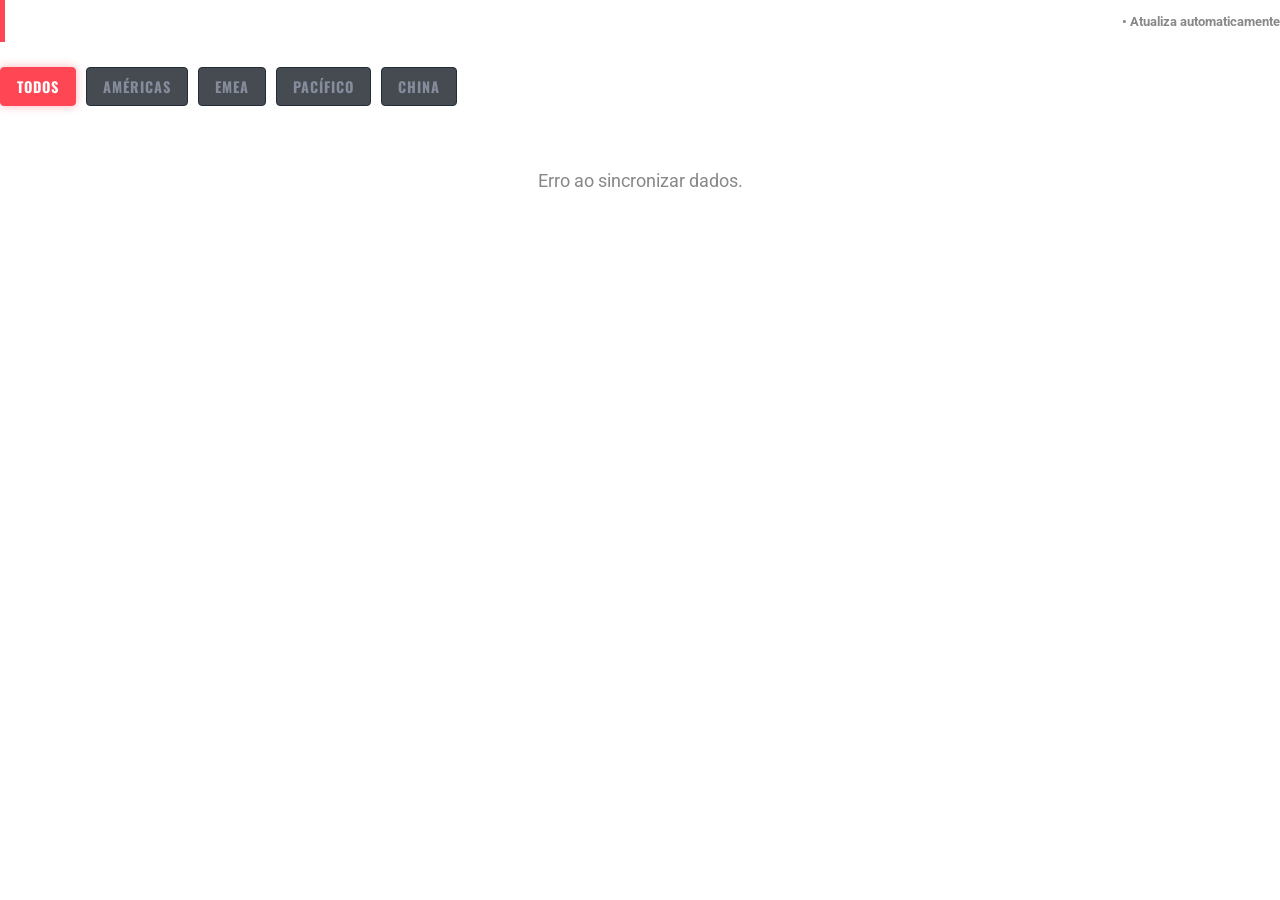
<file: valorant.html>
<!doctype html>
<html lang="pt-BR">
  <head>
    <meta charset="UTF-8" />
    <meta name="viewport" content="width=device-width, initial-scale=1.0" />
    <title>Dashboard Valorant</title>
    <link
      href="https://fonts.googleapis.com/css2?family=Oswald:wght@400;700&family=Roboto:wght@400;500;700&display=swap"
      rel="stylesheet"
    />

    <style>
      :root {
        --panel-bg: rgba(24, 30, 38, 0.6);
        --text-color: #ffffff;
        --accent-color: #ff4655;
        --border-color: #232d38;
        --table-hover: #1f2732;
      }

      body {
        font-family: "Roboto", sans-serif;
        background-color: transparent !important;
        background: transparent !important;
        color: var(--text-color);
        margin: 0;
        padding: 0;
        overflow: hidden;
      }

      .container {
        width: 100%;
        margin: 0;
        padding: 0;
        box-sizing: border-box;
      }

      h1 {
        font-family: "Oswald", sans-serif;
        text-transform: uppercase;
        font-size: 1.8rem;
        letter-spacing: 2px;
        margin-top: 0;
        margin-bottom: 20px;
        border-left: 5px solid var(--accent-color);
        padding-left: 15px;
        display: flex;
        align-items: center;
        justify-content: space-between;
      }

      .refresh-status {
        font-size: 0.8rem;
        font-family: "Roboto", sans-serif;
        color: #888;
        text-transform: none;
        letter-spacing: 0;
      }

      .filter-container {
        display: flex;
        gap: 10px;
        margin-bottom: 20px;
        padding: 5px 0;
        flex-wrap: wrap;
      }

      .filter-btn {
        background-color: rgba(24, 30, 38, 0.8);
        color: #858c9c;
        border: 1px solid var(--border-color);
        padding: 8px 16px;
        font-family: "Oswald", sans-serif;
        font-size: 0.9rem;
        font-weight: bold;
        text-transform: uppercase;
        letter-spacing: 1px;
        border-radius: 4px;
        cursor: pointer;
        transition: all 0.15s ease;
      }

      .filter-btn:hover {
        background-color: var(--table-hover);
        color: #ffffff;
        border-color: #38495f;
      }

      .filter-btn.active {
        background-color: var(--accent-color);
        color: #ffffff;
        border-color: var(--accent-color);
        box-shadow: 0 0 10px rgba(255, 70, 85, 0.4);
      }

      .table-container {
        background-color: var(--panel-bg);
        border-radius: 8px;
        overflow: hidden;
        border: 1px solid var(--border-color);
      }

      table {
        width: 100%;
        border-collapse: collapse;
        text-align: center;
      }

      th {
        background-color: rgba(0, 0, 0, 0.3);
        font-family: "Oswald", sans-serif;
        text-transform: uppercase;
        letter-spacing: 1px;
        color: #a0a5b5;
        padding: 12px 10px;
        font-size: 0.9rem;
        border-bottom: 2px solid var(--border-color);
      }

      td {
        padding: 12px 10px;
        border-bottom: 1px solid var(--border-color);
        font-size: 0.85rem;
      }

      tr:hover td {
        background-color: var(--table-hover);
        transition: background 0.15s ease;
      }

      .col-time {
        text-align: left;
        font-weight: 500;
        display: flex;
        align-items: center;
        gap: 10px;
      }

      .team-logo {
        width: 20px;
        height: 20px;
        object-fit: contain;
      }

      .region-logo {
        width: 22px;
        height: 22px;
        object-fit: contain;
        display: block;
        margin: 0 auto;
      }

      /* Alterado de Vermelho para Branco de Destaque */
      .points-cell {
        font-weight: 700;
        color: #ffffff;
      }

      .positive-sm {
        color: #00ff87;
      }
      .negative-sm {
        color: #ff4655;
      }

      .ultimo-jogo-cell {
        text-align: left;
        font-size: 0.8rem;
        color: #b3b9c9;
        max-width: 200px;
        overflow: hidden;
        text-overflow: ellipsis;
        white-space: nowrap;
      }

      .loading {
        text-align: center;
        padding: 40px;
        font-size: 1.1rem;
        color: #888;
      }
    </style>
  </head>
  <body>
    <div class="container" id="valorant-wrapper">
      <h1>
        TABELA DE CLASSIFICAÇÃO - VALORANT VCT
        <span class="refresh-status">• Atualiza automaticamente</span>
      </h1>

      <div class="filter-container">
        <button
          class="filter-btn active"
          id="btn-todos"
          onclick="alterarFiltro('todos')"
        >
          Todos
        </button>
        <button
          class="filter-btn"
          id="btn-AMÉRICAS"
          onclick="alterarFiltro('AMÉRICAS')"
        >
          Américas
        </button>
        <button
          class="filter-btn"
          id="btn-EMEA"
          onclick="alterarFiltro('EMEA')"
        >
          EMEA
        </button>
        <button
          class="filter-btn"
          id="btn-PACÍFICO"
          onclick="alterarFiltro('PACÍFICO')"
        >
          Pacífico
        </button>
        <button
          class="filter-btn"
          id="btn-CHINA"
          onclick="alterarFiltro('CHINA')"
        >
          China
        </button>
      </div>

      <div id="loading" class="loading">Sincronizando com a Planilha...</div>

      <div
        class="table-container"
        id="tabela-container-div"
        style="display: none"
      >
        <table id="tabela-valorant">
          <thead>
            <tr>
              <th>POS</th>
              <th style="text-align: left">TIME</th>
              <th>P</th>
              <th>V</th>
              <th>D</th>
              <th>J</th>
              <th>MG</th>
              <th>MP</th>
              <th>SM</th>
              <th>TM</th>
              <th>%</th>
              <th style="text-align: left">ÚLTIMO JOGO</th>
              <th>REG</th>
            </tr>
          </thead>
          <tbody id="tabela-corpo"></tbody>
        </table>
      </div>
    </div>

    <script>
      const SPREADSHEET_ID = "1X0JK-WAZtRtRq8N_XQ_sTF82IA0aCuxmnJ60OgKlpGw";
      const SHEET_NAME = "Classificacao";
      const url_api = `https://docs.google.com/spreadsheets/d/${SPREADSHEET_ID}/gviz/tq?sheet=${SHEET_NAME}&tqx=out:json`;

      let todosOsTimes = []; // Cache global dos dados da planilha
      let regiaoAtiva = "todos";

      function atualizarAlturaPai() {
        const wrapper = document.getElementById("valorant-wrapper");
        if (wrapper) {
          const alturaReal = wrapper.offsetHeight;
          window.parent.postMessage(
            {
              height: alturaReal,
              id: "frame-valorant",
            },
            "*",
          );
        }
      }

      async function carregarDashboard() {
        try {
          const resposta = await fetch(url_api);
          const texto = await resposta.text();
          const jsonPuro = JSON.parse(texto.substring(47, texto.length - 2));
          const linhas = jsonPuro.table.rows;

          todosOsTimes = [];

          linhas.forEach((linha) => {
            const celulas = AppPegaCelulas(linha.c);
            if (
              !celulas ||
              !celulas.nomeTime ||
              celulas.nomeTime.toLowerCase() === "time"
            )
              return;

            todosOsTimes.push(celulas);
          });

          // Ordenação padrão por Pontuação e Saldo
          todosOsTimes.sort((a, b) => {
            if (b.pontos !== a.pontos) {
              return b.pontos - a.pontos;
            }
            return b.saldoMapasNumero - a.saldoMapasNumero;
          });

          // Renderiza a tabela com base na região ativa no momento
          renderizarTabelaPorRegiao(regiaoAtiva);

          document.getElementById("loading").style.display = "none";
          document.getElementById("tabela-container-div").style.display =
            "block";

          atualizarAlturaPai();
        } catch (erro) {
          console.error("Erro ao carregar dados:", erro);
          document.getElementById("loading").innerHTML =
            `<span>Erro ao sincronizar dados.</span>`;
          atualizarAlturaPai();
        }
      }

      function renderizarTabelaPorRegiao(regiao) {
        const corpoTabela = document.getElementById("tabela-corpo");
        corpoTabela.innerHTML = "";

        let contadorPosicao = 1;

        todosOsTimes.forEach((time) => {
          const regiaoLinha = dynamicFixRegiao(time.regiao);
          const regiaoAlvo = dynamicFixRegiao(regiao);

          // Critério de filtragem: ignora se não pertencer à região escolhida
          if (regiao !== "todos" && regiaoLinha !== regiaoAlvo) return;

          let classeSaldo = "";
          if (time.saldoMapasNumero > 0) classeSaldo = "positive-sm";
          if (time.saldoMapasNumero < 0) classeSaldo = "negative-sm";

          const tagLogo =
            time.logoUrl && time.logoUrl.startsWith("http")
              ? `<img src="${time.logoUrl}" class="team-logo" alt="logo">`
              : ``;

          const tagRegiaoLogo =
            time.regiaoLogoUrl && time.regiaoLogoUrl.startsWith("http")
              ? `<img src="${time.regiaoLogoUrl}" class="region-logo" title="${time.regiao}" alt="${time.regiao}">`
              : "";

          const tr = document.createElement("tr");

          tr.innerHTML = `
                    <td>${contadorPosicao}º</td>
                    <td>
                        <div class="col-time">
                            ${tagLogo}
                            <span>${time.nomeTime}</span>
                        </div>
                    </td>
                    <td class="points-cell">${time.pontos}</td>
                    <td>${time.vitorias}</td>
                    <td>${time.derrotas}</td>
                    <td>${time.jogos}</td>
                    <td>${time.mapasG}</td>
                    <td>${time.mapasP}</td>
                    <td class="${classeSaldo}">${time.saldoMapasTexto}</td>
                    <td>${time.totalMapas}</td>
                    <td>${time.aproveitamento}</td>
                    <td class="ultimo-jogo-cell">${time.ultimoJogo}</td>
                    <td>${tagRegiaoLogo}</td>
                `;
          corpoTabela.appendChild(tr);

          contadorPosicao++; // Incrementa dinamicamente a posição apenas para os exibidos
        });
      }

      function alterarFiltro(novaRegiao) {
        regiaoAtiva = novaRegiao;

        // Atualiza estados visuais dos botões
        const botoes = document.querySelectorAll(".filter-btn");
        botoes.forEach((btn) => btn.classList.remove("active"));

        const btnAtivo = document.getElementById(`btn-${novaRegiao}`);
        if (btnAtivo) btnAtivo.classList.add("active");

        // Renderiza novamente recalculando as posições (1º, 2º, 3º...)
        renderizarTabelaPorRegiao(regiaoAtiva);
        atualizarAlturaPai();
      }

      function AppPegaCelulas(c) {
        if (!c || !c[1]) return null;

        let rawSaldo = c[8] ? String(c[8].v || c[8].f || "0") : "0";
        let numeroSaldo = parseInt(rawSaldo.replace("+", ""), 10) || 0;
        let textoSaldo =
          numeroSaldo > 0 ? "+" + numeroSaldo : String(numeroSaldo);

        return {
          logoUrl: c[0] ? c[0].v : "",
          nomeTime: c[1] ? String(c[1].v).trim() : "",
          pontos: c[2] ? Number(c[2].v) || 0 : 0,
          vitorias: c[3] ? c[3].v : 0,
          derrotas: c[4] ? c[4].v : 0,
          jogos: c[5] ? c[5].v : 0,
          mapasG: c[6] ? c[6].v : 0,
          mapasP: c[7] ? c[7].v : 0,
          saldoMapasNumero: numeroSaldo,
          saldoMapasTexto: textoSaldo,
          totalMapas: c[9] ? c[9].v || "-" : "-",
          aproveitamento: c[10] ? c[10].f || String(c[10].v) : "0%",
          ultimoJogo: c[11] ? c[11].v : "-",
          regiao: c[12] ? String(c[12].v).toUpperCase().trim() : "DESCONHECIDO",
          regiaoLogoUrl: c[13] ? c[13].v : "",
        };
      }

      function dynamicFixRegiao(val) {
        if (!val) return "";
        let normalized = val.toUpperCase().trim();
        if (normalized === "EME") return "EMEA";
        return normalized;
      }

      carregarDashboard();
      window.addEventListener("resize", atualizarAlturaPai);
      setInterval(carregarDashboard, 30000);
    </script>
  </body>
</html>
</file>
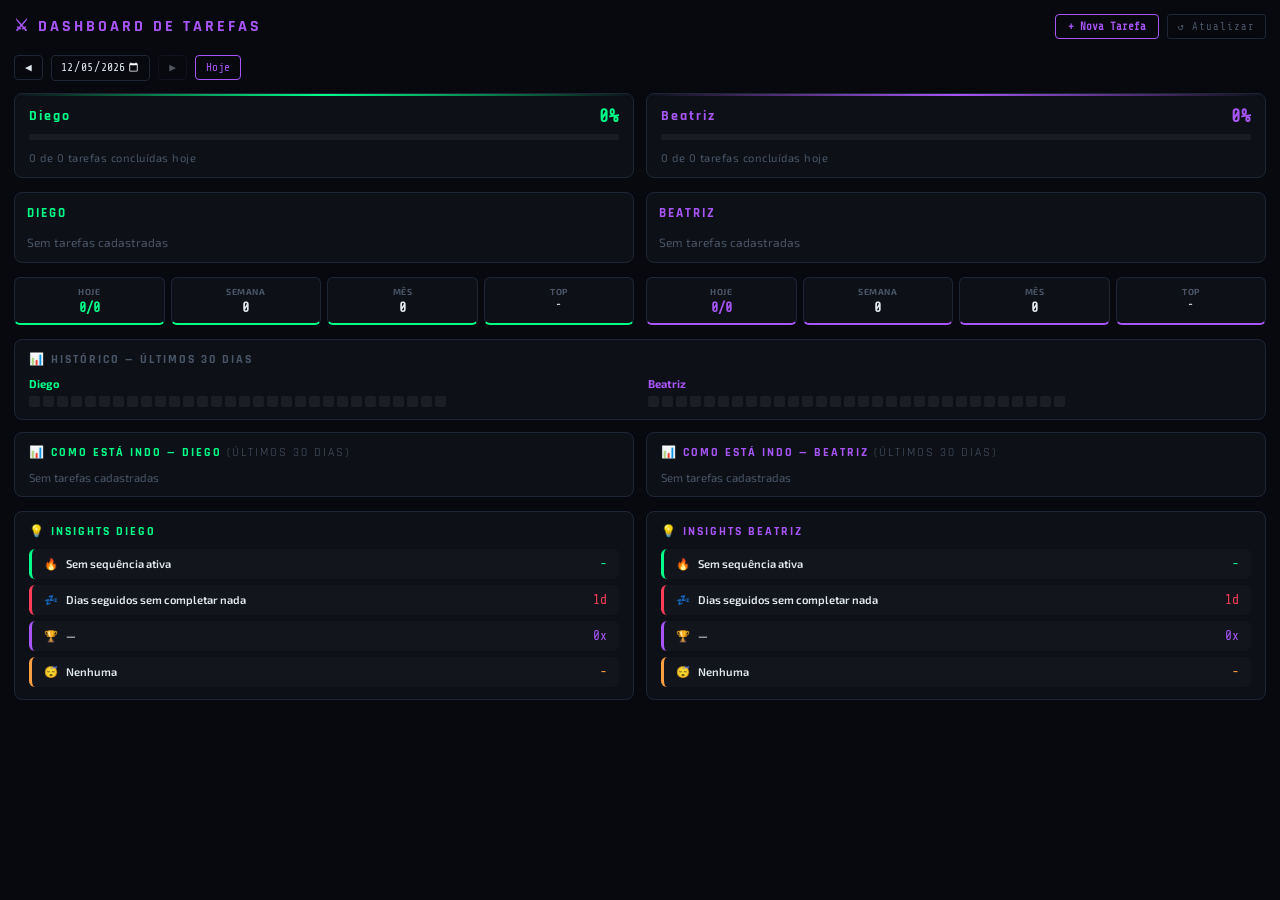
<file: modulos/tarefas/tarefas.html>
<!doctype html>
<html lang="pt-br">
<head>
  <meta charset="UTF-8"/>
  <title>Dashboard de Tarefas</title>
  <link href="https://fonts.googleapis.com/css2?family=Rajdhani:wght@500;600;700&family=Share+Tech+Mono&family=Exo+2:wght@400;600;800&display=swap" rel="stylesheet"/>
  <link rel="stylesheet" href="css/tarefas.css">
</head>
<body>
<script src="../../shared/compacto.js"></script>

<div class="header">
  <div class="header-title">⚔ Dashboard de Tarefas</div>
  <div style="display:flex;gap:8px;">
    <button class="add-task-btn add-task-btn-main" onclick="toggleAddForm()">+ Nova Tarefa</button>
    <button class="refresh-btn" onclick="loadTasks()">↺ Atualizar</button>
  </div>
</div>

<!-- Formulário único de criar tarefa -->
<div class="add-task-form" id="add-form" style="display:none">
  <input type="text" id="novo-nome" class="add-task-input" placeholder="Nome da tarefa" maxlength="60">
  <div class="add-task-row2">
    <input type="time" id="novo-hora" class="add-task-input add-task-time">
    <select id="novo-dano" class="add-task-select" onchange="onDanoSelectChange()"></select>
  </div>
  <input type="number" id="novo-dano-custom" class="add-task-input" placeholder="Dano personalizado (ex: 45)" min="1" max="999" style="display:none">
  <div class="add-task-owners">
    <label class="owner-check"><input type="checkbox" id="novo-dono-diego" checked><span style="color:var(--green)">Diego</span></label>
    <label class="owner-check"><input type="checkbox" id="novo-dono-bia" checked><span style="color:var(--accent)">Beatriz</span></label>
  </div>
  <div class="add-task-actions">
    <button class="btn-cancel" onclick="toggleAddForm(false)">Cancelar</button>
    <button class="btn-confirm" style="background:var(--accent)" onclick="addTaskUI()">Adicionar</button>
  </div>
</div>

<!-- Navegação por dia (some no modo compacto) -->
<div class="day-nav">
  <button class="day-btn" onclick="mudarDia(-1)" title="Dia anterior">◀</button>
  <input type="date" id="dia-input" class="day-input" onchange="irParaDia(this.value)">
  <button class="day-btn" id="day-next" onclick="mudarDia(1)" title="Próximo dia">▶</button>
  <button class="day-btn day-today" onclick="irParaHoje()">Hoje</button>
  <span class="day-info" id="day-info"></span>
</div>

<!-- Progresso do dia -->
<div class="progress-row">
  <div class="progress-card diego">
    <div class="progress-header">
      <span class="progress-name" style="color:var(--green)">Diego</span>
      <span class="progress-pct" style="color:var(--green)" id="pct-diego">0%</span>
    </div>
    <div class="progress-bar-track">
      <div class="progress-bar-fill diego" id="bar-diego" style="width:0%"></div>
    </div>
    <span class="progress-sub" id="sub-diego">0 de 0 tarefas concluídas hoje</span>
  </div>
  <div class="progress-card bia">
    <div class="progress-header">
      <span class="progress-name" style="color:var(--accent)">Beatriz</span>
      <span class="progress-pct" style="color:var(--accent)" id="pct-bia">0%</span>
    </div>
    <div class="progress-bar-track">
      <div class="progress-bar-fill bia" id="bar-bia" style="width:0%"></div>
    </div>
    <span class="progress-sub" id="sub-bia">0 de 0 tarefas concluídas hoje</span>
  </div>
</div>

<!-- Listas de tarefas -->
<div class="tasks-grid">
  <div class="user-column">
    <div class="user-col-header">
      <span style="font-family:'Rajdhani',sans-serif;font-size:0.8rem;font-weight:700;color:var(--green);letter-spacing:2px;">DIEGO</span>
    </div>
    <div id="list-diego"></div>
  </div>
  <div class="user-column">
    <div class="user-col-header">
      <span style="font-family:'Rajdhani',sans-serif;font-size:0.8rem;font-weight:700;color:var(--accent);letter-spacing:2px;">BEATRIZ</span>
    </div>
    <div id="list-bia"></div>
  </div>
</div>

<!-- Stats -->
<div class="stats-row">
  <div class="stats-inner" id="stats-d">
    <div class="stat-card" style="border-bottom:2px solid var(--green)">
      <span class="stat-label" id="lbl-d-hoje">Hoje</span><span class="stat-val" style="color:var(--green)" id="d-hoje">0/0</span>
    </div>
    <div class="stat-card" style="border-bottom:2px solid var(--green)">
      <span class="stat-label">Semana</span><span class="stat-val" id="d-sem">0</span>
    </div>
    <div class="stat-card" style="border-bottom:2px solid var(--green)">
      <span class="stat-label">Mês</span><span class="stat-val" id="d-mes">0</span>
    </div>
    <div class="stat-card" style="border-bottom:2px solid var(--green)">
      <span class="stat-label">Top</span><span class="stat-val" style="font-size:0.55rem" id="d-top">-</span>
    </div>
  </div>
  <div class="stats-inner" id="stats-b">
    <div class="stat-card" style="border-bottom:2px solid var(--accent)">
      <span class="stat-label" id="lbl-b-hoje">Hoje</span><span class="stat-val" style="color:var(--accent)" id="b-hoje">0/0</span>
    </div>
    <div class="stat-card" style="border-bottom:2px solid var(--accent)">
      <span class="stat-label">Semana</span><span class="stat-val" id="b-sem">0</span>
    </div>
    <div class="stat-card" style="border-bottom:2px solid var(--accent)">
      <span class="stat-label">Mês</span><span class="stat-val" id="b-mes">0</span>
    </div>
    <div class="stat-card" style="border-bottom:2px solid var(--accent)">
      <span class="stat-label">Top</span><span class="stat-val" style="font-size:0.55rem" id="b-top">-</span>
    </div>
  </div>
</div>

<!-- Histórico -->
<div class="section">
  <div class="section-title">📊 Histórico — Últimos 30 dias</div>
  <div class="history-grid">
    <div>
      <div class="history-label" style="color:var(--green)">Diego</div>
      <div class="contribution-graph" id="graph-diego"></div>
    </div>
    <div>
      <div class="history-label" style="color:var(--accent)">Beatriz</div>
      <div class="contribution-graph" id="graph-bia"></div>
    </div>
  </div>
</div>

<!-- Insights -->
<!-- Métricas por tarefa (últimos 30 dias) -->
<div class="insights-grid" style="margin-bottom:14px">
  <div class="section" style="margin-bottom:0">
    <div class="section-title" style="color:var(--green)">📊 Como está indo — Diego <span style="color:var(--dim);font-weight:400">(últimos 30 dias)</span></div>
    <div class="task-metrics" id="d-task-metrics"></div>
  </div>
  <div class="section" style="margin-bottom:0">
    <div class="section-title" style="color:var(--accent)">📊 Como está indo — Beatriz <span style="color:var(--dim);font-weight:400">(últimos 30 dias)</span></div>
    <div class="task-metrics" id="b-task-metrics"></div>
  </div>
</div>

<div class="insights-grid">
  <div class="section" style="margin-bottom:0">
    <div class="section-title" style="color:var(--green)">💡 Insights Diego</div>
    <div class="insight-row streak">
      <span class="insight-label">🔥</span>
      <span class="insight-task" id="d-streak-name">—</span>
      <span class="insight-val" style="color:var(--green)" id="d-streak-val">-</span>
    </div>
    <div class="insight-row procrastinate">
      <span class="insight-label">💤</span>
      <span class="insight-task" id="d-proc-name">—</span>
      <span class="insight-val" style="color:var(--red)" id="d-proc-val">-</span>
    </div>
    <div class="insight-row record">
      <span class="insight-label">🏆</span>
      <span class="insight-task" id="d-record-name">—</span>
      <span class="insight-val" style="color:var(--accent)" id="d-record-val">0x</span>
    </div>
    <div class="insight-row never">
      <span class="insight-label">😴</span>
      <span class="insight-task" id="d-never-name">Nenhuma</span>
      <span class="insight-val" style="color:var(--orange)" id="d-never-val">-</span>
    </div>
  </div>
  <div class="section" style="margin-bottom:0">
    <div class="section-title" style="color:var(--accent)">💡 Insights Beatriz</div>
    <div class="insight-row streak">
      <span class="insight-label">🔥</span>
      <span class="insight-task" id="b-streak-name">—</span>
      <span class="insight-val" style="color:var(--green)" id="b-streak-val">-</span>
    </div>
    <div class="insight-row procrastinate">
      <span class="insight-label">💤</span>
      <span class="insight-task" id="b-proc-name">—</span>
      <span class="insight-val" style="color:var(--red)" id="b-proc-val">-</span>
    </div>
    <div class="insight-row record">
      <span class="insight-label">🏆</span>
      <span class="insight-task" id="b-record-name">—</span>
      <span class="insight-val" style="color:var(--accent)" id="b-record-val">0x</span>
    </div>
    <div class="insight-row never">
      <span class="insight-label">😴</span>
      <span class="insight-task" id="b-never-name">Nenhuma</span>
      <span class="insight-val" style="color:var(--orange)" id="b-never-val">-</span>
    </div>
  </div>
</div>

<script type="module" src="js/tarefas.js"></script>
</body>
</html>
</file>
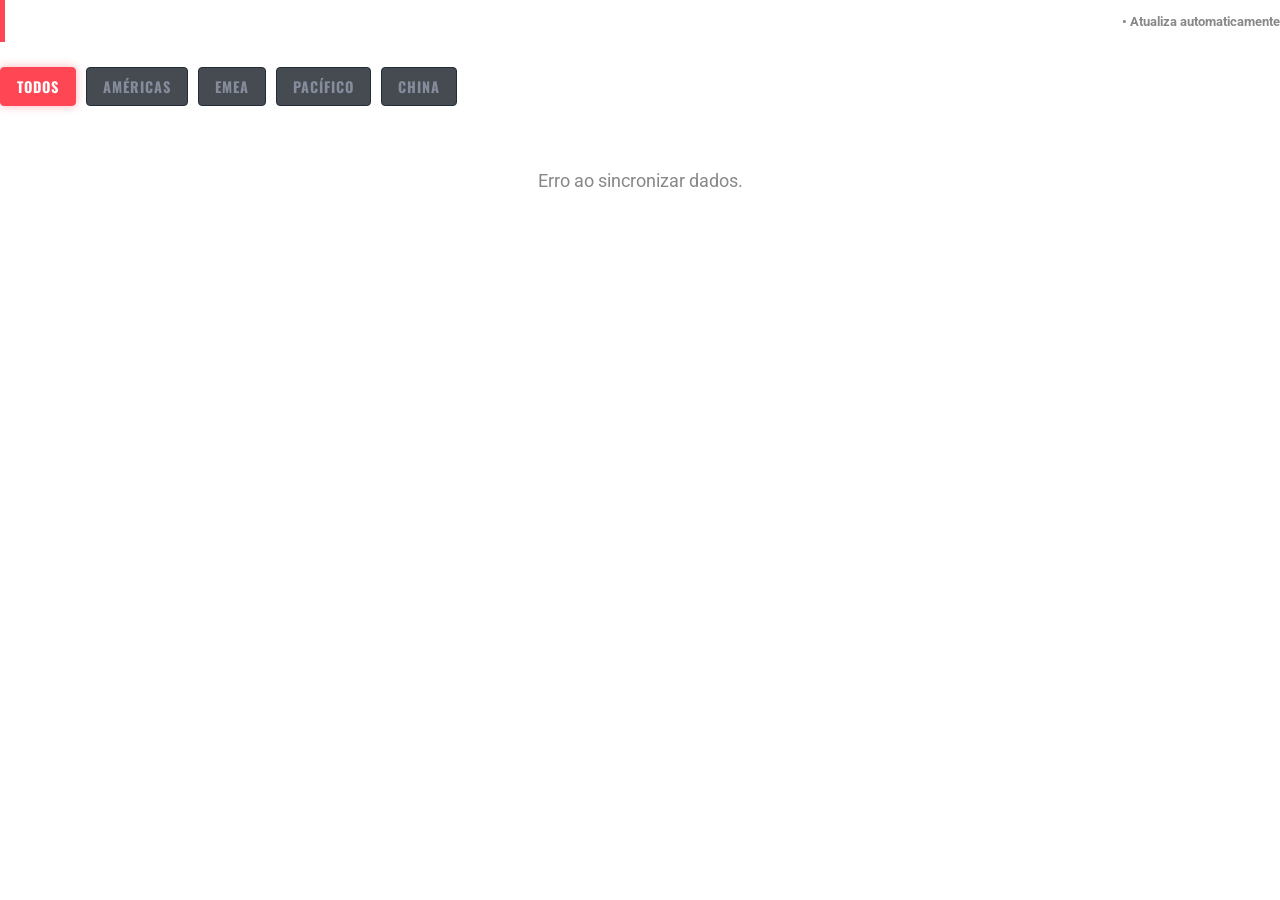
<file: modulos/valorant/valorant.html>
<!doctype html>
<html lang="pt-BR">
  <head>
    <meta charset="UTF-8" />
    <meta name="viewport" content="width=device-width, initial-scale=1.0" />
    <title>Dashboard Valorant</title>
    <link
      href="https://fonts.googleapis.com/css2?family=Oswald:wght@400;700&family=Roboto:wght@400;500;700&display=swap"
      rel="stylesheet"
    />
    <link rel="stylesheet" href="valorant.css" />
  </head>
  <body>
    <script src="../../shared/compacto.js"></script>
    <div class="container" id="valorant-wrapper">
      <h1>
        TABELA DE CLASSIFICAÇÃO - VALORANT VCT
        <span class="refresh-status">• Atualiza automaticamente</span>
      </h1>

      <div class="filter-container">
        <button
          class="filter-btn active"
          id="btn-todos"
          onclick="alterarFiltro('todos')"
        >
          Todos
        </button>
        <button
          class="filter-btn"
          id="btn-AMÉRICAS"
          onclick="alterarFiltro('AMÉRICAS')"
        >
          Américas
        </button>
        <button
          class="filter-btn"
          id="btn-EMEA"
          onclick="alterarFiltro('EMEA')"
        >
          EMEA
        </button>
        <button
          class="filter-btn"
          id="btn-PACÍFICO"
          onclick="alterarFiltro('PACÍFICO')"
        >
          Pacífico
        </button>
        <button
          class="filter-btn"
          id="btn-CHINA"
          onclick="alterarFiltro('CHINA')"
        >
          China
        </button>
      </div>

      <div id="loading" class="loading">Sincronizando com a Planilha...</div>

      <div
        class="table-container"
        id="tabela-container-div"
        style="display: none"
      >
        <table id="tabela-valorant">
          <thead>
            <tr>
              <th>POS</th>
              <th style="text-align: left">TIME</th>
              <th>P</th>
              <th>V</th>
              <th>D</th>
              <th>J</th>
              <th>MG</th>
              <th>MP</th>
              <th>SM</th>
              <th>TM</th>
              <th>%</th>
              <th style="text-align: left">ÚLTIMO JOGO</th>
              <th>REG</th>
            </tr>
          </thead>
          <tbody id="tabela-corpo"></tbody>
        </table>
      </div>
    </div>

    <script type="module" src="valorant.js"></script>
  </body>
</html>
</file>
<file: modulos/tarefas/css/tarefas.css>
:root {
    --bg: #07090f;
    --card: #0d1117;
    --card2: #111827;
    --accent: #a855f7;
    --green: #00ff88;
    --red: #ff3d5a;
    --orange: #ff9f43;
    --blue: #38bdf8;
    --text: #e2e8f0;
    --dim: #4a5568;
    --border: #1e2535;
}
* { box-sizing: border-box; margin:0; padding:0; }

body {
    font-family: 'Exo 2', sans-serif;
    background: var(--bg);
    color: var(--text);
    padding: 14px;
    overflow-x: hidden;
}

/* ── HEADER ── */
.header {
    display: flex; justify-content: space-between; align-items: center;
    margin-bottom: 16px;
}
.header-title {
    font-family: 'Rajdhani', sans-serif;
    font-size: 1rem; font-weight: 700;
    letter-spacing: 3px; text-transform: uppercase;
    color: var(--accent);
}
.refresh-btn {
    font-family: 'Share Tech Mono', monospace;
    font-size: 0.65rem; letter-spacing: 1px;
    padding: 4px 10px;
    border: 1px solid var(--border);
    background: transparent; color: var(--dim);
    border-radius: 3px; cursor: pointer; transition: all 0.2s;
}
.refresh-btn:hover { border-color: var(--accent); color: var(--accent); }

/* ── PROGRESSO DO DIA ── */
.progress-row {
    display: grid;
    grid-template-columns: 1fr 1fr;
    gap: 12px;
    margin-bottom: 14px;
}
.progress-card {
    background: var(--card);
    border: 1px solid var(--border);
    border-radius: 8px;
    padding: 12px 14px;
    position: relative; overflow: hidden;
}
.progress-card::before {
    content: '';
    position: absolute; top:0; left:0; right:0; height:2px;
}
.progress-card.diego::before { background: linear-gradient(90deg, transparent, var(--green), transparent); }
.progress-card.bia::before   { background: linear-gradient(90deg, transparent, var(--accent), transparent); }

.progress-header {
    display: flex; justify-content: space-between; align-items: center; margin-bottom: 8px;
}
.progress-name {
    font-family: 'Rajdhani', sans-serif;
    font-size: 0.9rem; font-weight: 700; letter-spacing: 2px;
}
.progress-pct {
    font-family: 'Share Tech Mono', monospace;
    font-size: 1.1rem; font-weight: bold;
}
.progress-bar-track {
    height: 6px; background: rgba(255,255,255,0.05);
    border-radius: 3px; overflow: hidden; margin-bottom: 6px;
}
.progress-bar-fill {
    height: 100%; border-radius: 3px;
    transition: width 0.8s cubic-bezier(0.25,0.46,0.45,0.94);
}
.diego .progress-bar-fill { background: linear-gradient(90deg, #009955, var(--green)); box-shadow: 0 0 8px rgba(0,255,136,0.4); }
.bia   .progress-bar-fill { background: linear-gradient(90deg, #7e22ce, var(--accent)); box-shadow: 0 0 8px rgba(168,85,247,0.4); }

.progress-sub {
    font-size: 0.7rem; color: var(--dim); letter-spacing: 0.5px;
}

/* ── TAREFAS ── */
.tasks-grid {
    display: grid;
    grid-template-columns: 1fr 1fr;
    gap: 12px;
    margin-bottom: 14px;
}
.user-column {
    background: var(--card);
    border: 1px solid var(--border);
    border-radius: 8px;
    padding: 12px;
}
.user-col-header {
    display: flex; align-items: center; justify-content: space-between;
    margin-bottom: 10px;
}
.add-task-btn {
    font-family: 'Share Tech Mono', monospace;
    font-size: 0.62rem;
    background: transparent;
    border: 1px solid var(--border);
    border-radius: 4px;
    padding: 3px 8px;
    cursor: pointer;
    transition: all 0.2s;
}
.add-task-btn:hover { background: rgba(255,255,255,0.06); }
.add-task-btn-main {
    font-size: 0.68rem;
    padding: 5px 12px;
    color: var(--accent);
    border-color: var(--accent);
    font-weight: 700;
}

.add-task-owners {
    display: flex; gap: 14px; padding: 2px 2px 4px;
}
.owner-check {
    display: flex; align-items: center; gap: 5px;
    font-size: 0.72rem; font-weight: 600; cursor: pointer;
}
.owner-check input { accent-color: var(--accent); cursor: pointer; }

.task-shared { font-size: 0.65rem; margin-right: 3px; opacity: 0.8; }

.task-dmg.muitoalta { background: rgba(168,85,247,0.15); color: var(--accent); border: 1px solid rgba(168,85,247,0.3); }
.task-dmg.epica     { background: rgba(255,61,90,0.22); color: #ff7a90; border: 1px solid rgba(255,61,90,0.45); }

/* ── FORMULÁRIO DE NOVA TAREFA ── */
.add-task-form {
    flex-direction: column;
    gap: 6px;
    background: rgba(255,255,255,0.03);
    border: 1px solid var(--border);
    border-radius: 6px;
    padding: 10px;
    margin-bottom: 10px;
}
.add-task-input, .add-task-select {
    width: 100%;
    background: var(--bg);
    border: 1px solid var(--border);
    border-radius: 4px;
    color: var(--text);
    font-family: 'Exo 2', sans-serif;
    font-size: 0.75rem;
    padding: 6px 8px;
}
.add-task-row2 { display: flex; gap: 6px; }
.add-task-time { flex: 0 0 100px; }
.add-task-select { flex: 1; }
.add-task-actions { display: flex; justify-content: flex-end; gap: 6px; margin-top: 2px; }
.btn-cancel, .btn-confirm {
    font-family: 'Share Tech Mono', monospace;
    font-size: 0.65rem;
    border: none;
    border-radius: 4px;
    padding: 5px 10px;
    cursor: pointer;
    color: #fff;
}
.btn-cancel { background: rgba(255,255,255,0.08); }
.btn-confirm { font-weight: 700; }

.task-item {
    background: rgba(255,255,255,0.02);
    border-radius: 6px;
    padding: 9px 12px;
    margin-bottom: 6px;
    display: flex; justify-content: space-between; align-items: center;
    border: 1px solid transparent;
    transition: all 0.25s;
    position: relative;
}
.task-item:hover { background: rgba(255,255,255,0.04); }
.task-item.done {
    border-color: rgba(0,255,136,0.2);
    background: rgba(0,255,136,0.04);
}
.task-item.done.bia-task {
    border-color: rgba(168,85,247,0.2);
    background: rgba(168,85,247,0.04);
}
.task-item.pending-sync { border-color: rgba(255,159,67,0.3); }

.task-info { flex: 1; }
.task-name { font-size: 0.78rem; font-weight: 600; display: block; }
.task-meta {
    display: flex; gap: 8px; align-items: center; margin-top: 3px;
}
.task-time {
    font-family: 'Share Tech Mono', monospace;
    font-size: 0.65rem; color: var(--dim);
}
.task-dmg {
    font-family: 'Share Tech Mono', monospace;
    font-size: 0.6rem;
    padding: 1px 5px;
    border-radius: 3px;
}
.task-dmg.alta   { background: rgba(255,61,90,0.15); color: var(--red); border: 1px solid rgba(255,61,90,0.3); }
.task-dmg.media  { background: rgba(255,159,67,0.15); color: var(--orange); border: 1px solid rgba(255,159,67,0.3); }
.task-dmg.baixa  { background: rgba(56,189,248,0.1); color: var(--blue); border: 1px solid rgba(56,189,248,0.2); }
.task-dmg.trivial{ background: rgba(255,255,255,0.06); color: var(--dim); border: 1px solid var(--border); }

.sync-label {
    font-family: 'Share Tech Mono', monospace;
    font-size: 0.6rem; color: var(--orange);
    display: block; margin-top: 2px;
}

.task-actions { display: flex; align-items: center; gap: 8px; flex-shrink: 0; margin-left: 8px; }
.task-del-btn {
    background: transparent; border: none; cursor: pointer;
    font-size: 0.75rem; opacity: 0.35; transition: opacity 0.2s;
    line-height: 1; padding: 2px;
}
.task-del-btn:hover { opacity: 1; }

.checkbox {
    width: 18px; height: 18px; cursor: pointer;
    accent-color: var(--green); flex-shrink: 0;
}

/* ── STATS ROW ── */
.stats-row {
    display: grid;
    grid-template-columns: 1fr 1fr;
    gap: 12px;
    margin-bottom: 14px;
}
.stats-inner {
    display: grid; grid-template-columns: repeat(4, 1fr); gap: 6px;
}
.stat-card {
    background: var(--card);
    border: 1px solid var(--border);
    border-radius: 6px;
    padding: 8px 6px; text-align: center;
}
.stat-label {
    display: block; font-size: 0.55rem; color: var(--dim);
    text-transform: uppercase; font-weight: 700; letter-spacing: 0.5px; margin-bottom: 3px;
}
.stat-val {
    font-family: 'Share Tech Mono', monospace;
    font-size: 0.85rem; font-weight: bold;
    display: block; overflow: hidden; text-overflow: ellipsis; white-space: nowrap;
}

.section {
    background: var(--card);
    border: 1px solid var(--border);
    border-radius: 8px;
    padding: 12px 14px;
    margin-bottom: 12px;
}
.section-title {
    font-family: 'Rajdhani', sans-serif;
    font-size: 0.75rem; font-weight: 700;
    letter-spacing: 2px; text-transform: uppercase;
    color: var(--dim); margin-bottom: 10px;
}
.history-grid {
    display: grid; grid-template-columns: 1fr 1fr; gap: 16px;
}
.history-label {
    font-size: 0.7rem; font-weight: 700; margin-bottom: 6px;
}
.contribution-graph { display: flex; gap: 3px; flex-wrap: wrap; }
.graph-cube {
    width: 11px; height: 11px;
    background: #1b1f24; border-radius: 2px;
    position: relative; cursor: default;
}
.graph-cube.level-1 { background: #0e4429; }
.graph-cube.level-2 { background: #006d32; }
.graph-cube.level-3 { background: #26a641; }
.graph-cube.level-4 { background: #39d353; }
.graph-cube:hover::after {
    content: attr(data-info);
    position: absolute; bottom:15px; left:50%; transform:translateX(-50%);
    background: #000; color:#fff; padding:3px 6px; font-size:10px;
    border-radius:3px; white-space:nowrap; z-index:10; border:1px solid var(--border);
}

/* ── INSIGHTS ── */
.insights-grid { display:grid; grid-template-columns:1fr 1fr; gap:12px; }
.insight-row {
    display:flex; align-items:center; justify-content:space-between;
    background:rgba(255,255,255,0.02); border-radius:6px;
    padding:8px 12px; margin-top:6px; font-size:0.75rem;
    border-left:3px solid transparent;
}
.insight-row.streak      { border-left-color: var(--green); }
.insight-row.procrastinate{ border-left-color: var(--red); }
.insight-row.record      { border-left-color: var(--accent); }
.insight-row.never       { border-left-color: var(--orange); }
.insight-label { font-weight:700; white-space:nowrap; font-size:0.7rem; }
.insight-task  {
    font-weight:600; margin:0 8px; flex:1;
    overflow:hidden; text-overflow:ellipsis; white-space:normal; word-break:break-word;
    font-size:0.7rem;
}
.insight-val   { font-family:'Share Tech Mono',monospace; font-size:0.8rem; white-space:nowrap; }

/* ── MODO COMPACTO (resumo) ── */
body.is-compact { padding: 10px; }
body.is-compact .header { margin-bottom: 10px; }
html { height: 100%; }
body.is-compact {
    height: 100%;
    display: flex;
    flex-direction: column;
}
body.is-compact .header { display: none; }
body.is-compact .stats-row,
body.is-compact .section,
body.is-compact .insights-grid,
body.is-compact .add-task-btn,
body.is-compact .add-task-form {
    display: none;
}
body.is-compact .tasks-grid {
    flex: 1;
    min-height: 0;
    overflow-y: auto;
    margin-bottom: 0;
    padding-right: 4px;
}
body.is-compact .progress-row { margin-bottom: 10px; flex-shrink: 0; }

body.is-compact .task-time { display: none; }
body.is-compact .task-item { padding: 6px 10px; margin-bottom: 4px; border-left: 3px solid transparent; }
body.is-compact .task-item.dmg-trivial { background: rgba(255,255,255,0.02); border-left-color: var(--dim); }
body.is-compact .task-item.dmg-alta  { background: rgba(255,61,90,0.08); border-left-color: var(--red); }
body.is-compact .task-item.dmg-media { background: rgba(255,159,67,0.08); border-left-color: var(--orange); }
body.is-compact .task-item.dmg-baixa { background: rgba(56,189,248,0.06); border-left-color: var(--blue); }
body.is-compact .task-item.dmg-muitoalta { background: rgba(168,85,247,0.08); border-left-color: var(--accent); }
body.is-compact .task-item.dmg-epica     { background: rgba(255,61,90,0.12); border-left-color: #ff7a90; }
body.is-compact .task-item.done { background: rgba(255,255,255,0.02); border-left-color: var(--border); }
body.is-compact .task-del-btn { display: none; }

/* ── SCROLLBAR ESTILIZADA ── */
body.is-compact .tasks-grid::-webkit-scrollbar { width: 6px; }
body.is-compact .tasks-grid::-webkit-scrollbar-track { background: transparent; }
body.is-compact .tasks-grid::-webkit-scrollbar-thumb { background: var(--accent); border-radius: 4px; opacity: 0.5; }
body.is-compact .tasks-grid { scrollbar-width: thin; scrollbar-color: var(--accent) transparent; }
/* ── MÉTRICAS POR TAREFA (últimos 30 dias) ── */
.task-metrics {
    display: flex;
    flex-direction: column;
    gap: 10px;
    max-height: 320px;
    overflow-y: auto;
    padding-right: 4px;
}
.metric-row { font-size: 0.75rem; }
.metric-top {
    display: flex; justify-content: space-between; align-items: baseline;
    margin-bottom: 4px; gap: 8px;
}
.metric-name { font-weight: 600; }
.metric-val { font-family: 'Share Tech Mono', monospace; font-weight: 700; }
.metric-bar-bg {
    height: 6px; border-radius: 3px;
    background: rgba(255,255,255,0.06); overflow: hidden;
}
.metric-bar { height: 100%; border-radius: 3px; transition: width 0.4s ease; }
.metric-sub { font-size: 0.65rem; color: var(--dim); margin-top: 3px; }

.task-metrics::-webkit-scrollbar { width: 6px; }
.task-metrics::-webkit-scrollbar-track { background: transparent; }
.task-metrics::-webkit-scrollbar-thumb { background: var(--accent); border-radius: 4px; }
.task-metrics { scrollbar-width: thin; scrollbar-color: var(--accent) transparent; }

/* ── NAVEGAÇÃO POR DIA ── */
.day-nav {
    display: flex; align-items: center; gap: 8px; flex-wrap: wrap;
    margin-bottom: 12px;
}
.day-btn {
    font-family: 'Share Tech Mono', monospace;
    font-size: 0.7rem;
    background: transparent;
    color: var(--text);
    border: 1px solid var(--border);
    border-radius: 4px;
    padding: 5px 10px;
    cursor: pointer;
}
.day-btn:hover:not(:disabled) { border-color: var(--accent); color: var(--accent); }
.day-btn:disabled { opacity: 0.35; cursor: default; }
.day-today { border-color: var(--accent); color: var(--accent); }
.day-input {
    background: var(--bg); color: var(--text);
    border: 1px solid var(--border); border-radius: 4px;
    font-family: 'Share Tech Mono', monospace; font-size: 0.72rem;
    padding: 4px 8px; color-scheme: dark;
}
.day-info { font-size: 0.68rem; color: var(--orange); }
body.is-compact .day-nav { display: none; }
</file>
<file: modulos/valorant/valorant.css>
:root {
  --panel-bg: rgba(24, 30, 38, 0.6);
  --text-color: #ffffff;
  --accent-color: #ff4655;
  --border-color: #232d38;
  --table-hover: #1f2732;
}

body {
  font-family: "Roboto", sans-serif;
  background-color: transparent !important;
  background: transparent !important;
  color: var(--text-color);
  margin: 0;
  padding: 0;
  overflow: hidden;
}

.container {
  width: 100%;
  margin: 0;
  padding: 0;
  box-sizing: border-box;
}

h1 {
  font-family: "Oswald", sans-serif;
  text-transform: uppercase;
  font-size: 1.8rem;
  letter-spacing: 2px;
  margin-top: 0;
  margin-bottom: 20px;
  border-left: 5px solid var(--accent-color);
  padding-left: 15px;
  display: flex;
  align-items: center;
  justify-content: space-between;
}

.refresh-status {
  font-size: 0.8rem;
  font-family: "Roboto", sans-serif;
  color: #888;
  text-transform: none;
  letter-spacing: 0;
}

.filter-container {
  display: flex;
  gap: 10px;
  margin-bottom: 20px;
  padding: 5px 0;
  flex-wrap: wrap;
}

.filter-btn {
  background-color: rgba(24, 30, 38, 0.8);
  color: #858c9c;
  border: 1px solid var(--border-color);
  padding: 8px 16px;
  font-family: "Oswald", sans-serif;
  font-size: 0.9rem;
  font-weight: bold;
  text-transform: uppercase;
  letter-spacing: 1px;
  border-radius: 4px;
  cursor: pointer;
  transition: all 0.15s ease;
}

.filter-btn:hover {
  background-color: var(--table-hover);
  color: #ffffff;
  border-color: #38495f;
}

.filter-btn.active {
  background-color: var(--accent-color);
  color: #ffffff;
  border-color: var(--accent-color);
  box-shadow: 0 0 10px rgba(255, 70, 85, 0.4);
}

.table-container {
  background-color: var(--panel-bg);
  border-radius: 8px;
  overflow: hidden;
  border: 1px solid var(--border-color);
}

table {
  width: 100%;
  border-collapse: collapse;
  text-align: center;
}

th {
  background-color: rgba(0, 0, 0, 0.3);
  font-family: "Oswald", sans-serif;
  text-transform: uppercase;
  letter-spacing: 1px;
  color: #a0a5b5;
  padding: 12px 10px;
  font-size: 0.9rem;
  border-bottom: 2px solid var(--border-color);
}

td {
  padding: 12px 10px;
  border-bottom: 1px solid var(--border-color);
  font-size: 0.85rem;
}

tr:hover td {
  background-color: var(--table-hover);
  transition: background 0.15s ease;
}

.col-time {
  text-align: left;
  font-weight: 500;
  display: flex;
  align-items: center;
  gap: 10px;
}

.team-logo {
  width: 20px;
  height: 20px;
  object-fit: contain;
}

.region-logo {
  width: 22px;
  height: 22px;
  object-fit: contain;
  display: block;
  margin: 0 auto;
}

/* Alterado de Vermelho para Branco de Destaque */
.points-cell {
  font-weight: 700;
  color: #ffffff;
}

.positive-sm {
  color: #00ff87;
}
.negative-sm {
  color: #ff4655;
}

.ultimo-jogo-cell {
  text-align: left;
  font-size: 0.8rem;
  color: #b3b9c9;
  max-width: 200px;
  overflow: hidden;
  text-overflow: ellipsis;
  white-space: nowrap;
}

.loading {
  text-align: center;
  padding: 40px;
  font-size: 1.1rem;
  color: #888;
}

/* ── MODO COMPACTO (resumo) ── */
html, body.is-compact { height: 100%; }
body.is-compact #valorant-wrapper {
  height: 100%;
  display: flex;
  flex-direction: column;
}
body.is-compact h1 { font-size: 1.05rem; margin-bottom: 10px; flex-shrink: 0; }
body.is-compact .refresh-status { display: none; }
body.is-compact .filter-container { display: none; }
body.is-compact #tabela-container-div {
  flex: 1;
  min-height: 0;
  overflow-y: auto;
  border-radius: 8px;
}
body.is-compact thead th { position: sticky; top: 0; z-index: 1; }
body.is-compact th:nth-child(n + 4),
body.is-compact td:nth-child(n + 4) {
  display: none;
}
body.is-compact th,
body.is-compact td {
  padding: 8px 10px;
}

/* ── SCROLLBAR ESTILIZADA ── */
body.is-compact #tabela-container-div::-webkit-scrollbar { width: 6px; }
body.is-compact #tabela-container-div::-webkit-scrollbar-track { background: transparent; }
body.is-compact #tabela-container-div::-webkit-scrollbar-thumb { background: var(--accent-color); border-radius: 4px; opacity: 0.5; }
body.is-compact #tabela-container-div { scrollbar-width: thin; scrollbar-color: var(--accent-color) transparent; }
</file>
